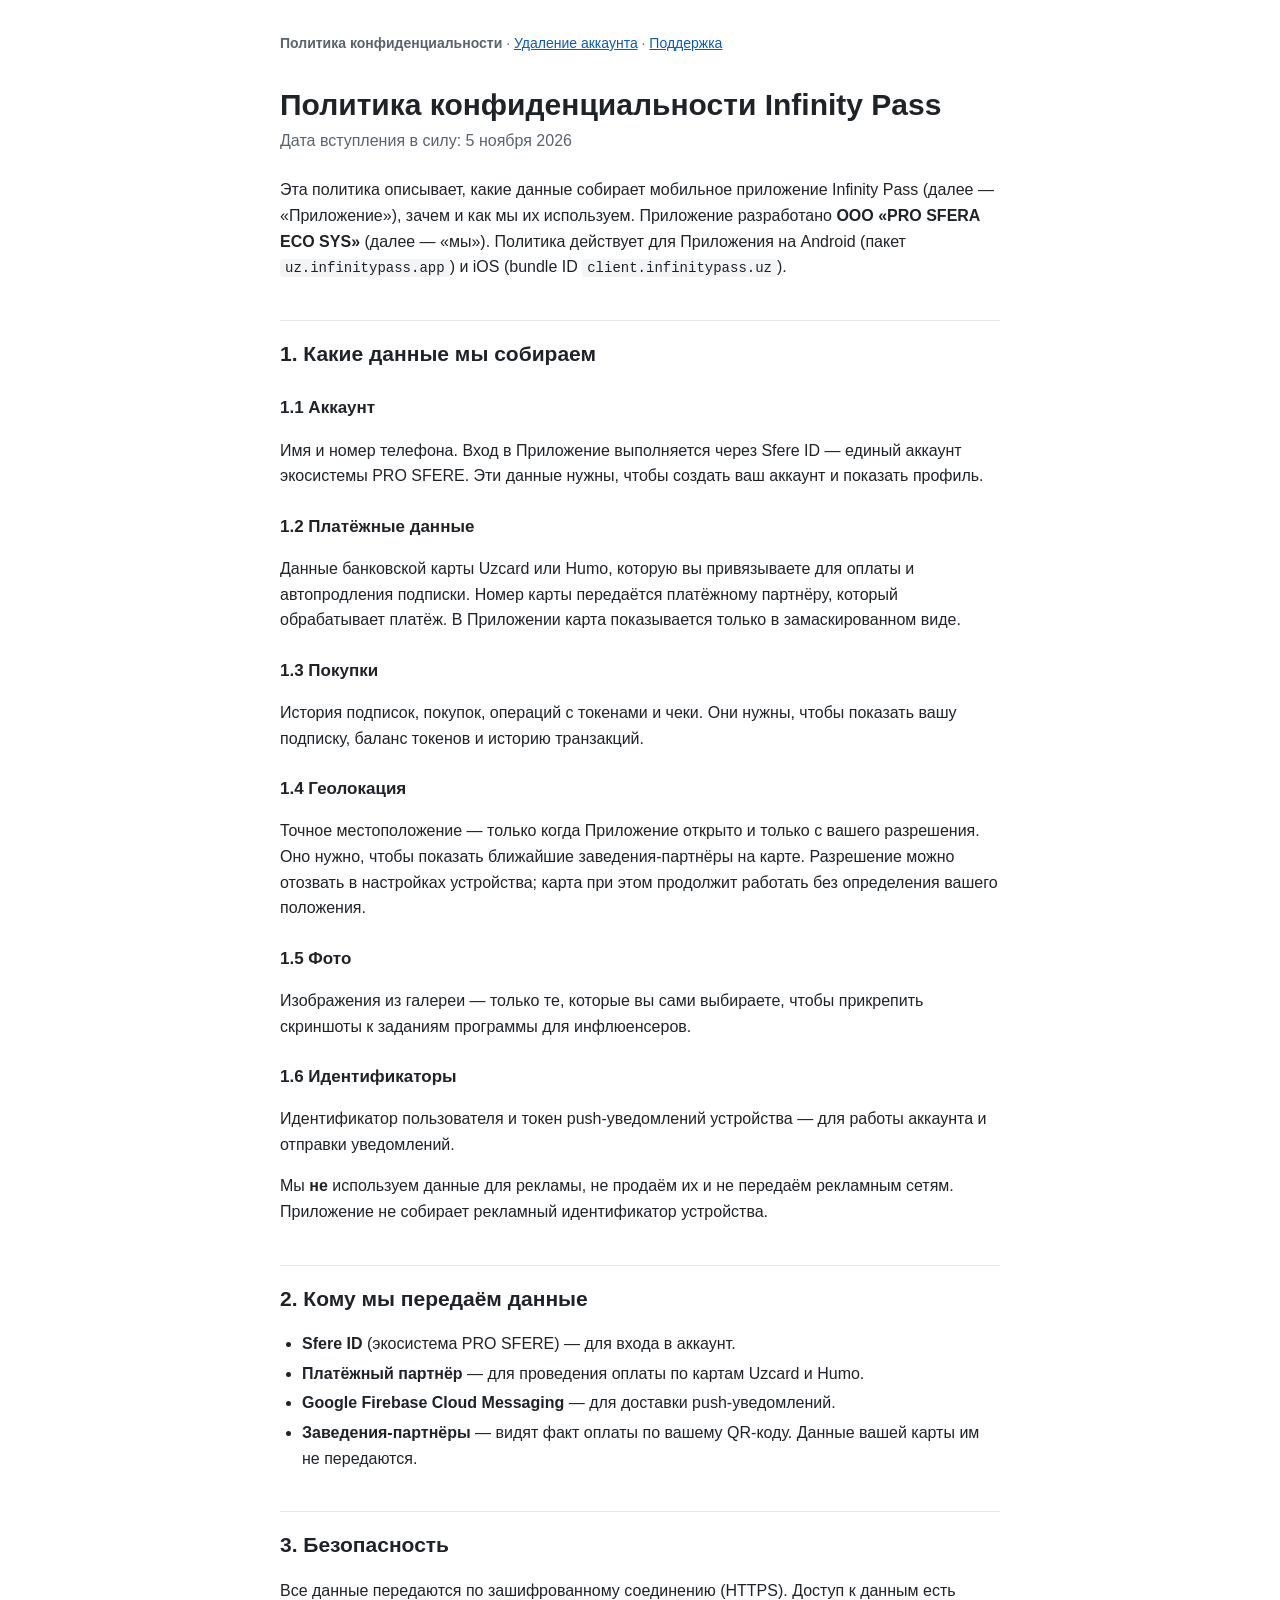
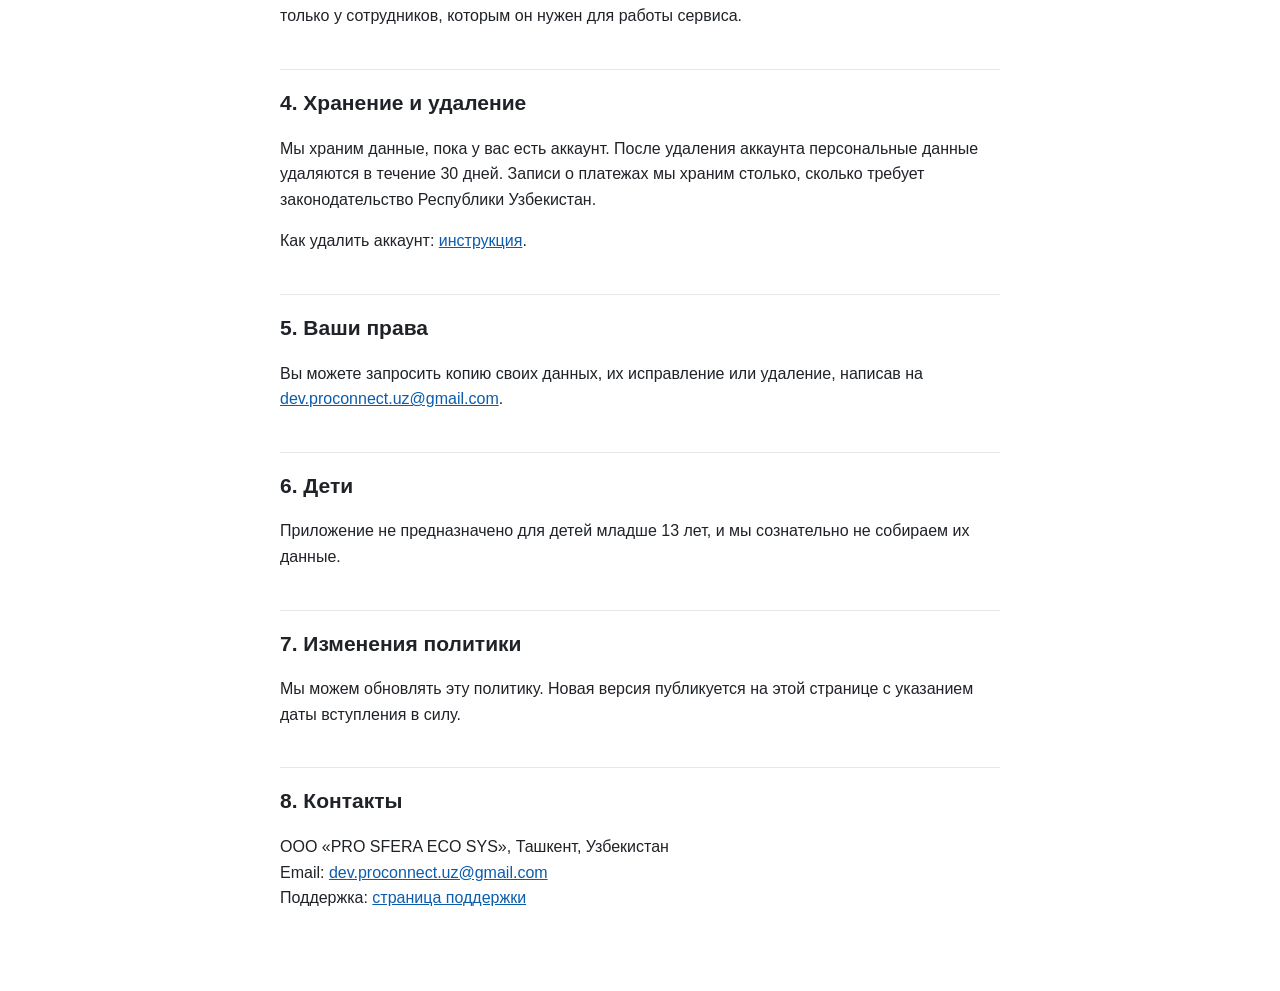
<file: index.html>
<!DOCTYPE html>
<html lang="ru">
<head>
<meta charset="utf-8">
<meta name="viewport" content="width=device-width, initial-scale=1">
<title>Infinity Pass — Политика конфиденциальности</title>
<meta name="description" content="Политика конфиденциальности мобильного приложения Infinity Pass от ООО «PRO SFERA ECO SYS».">
<link rel="stylesheet" href="style.css">
</head>
<body>
<main>
<nav class="lang"><strong>Политика конфиденциальности</strong> · <a href="delete-account/">Удаление аккаунта</a> · <a href="support/">Поддержка</a></nav>

<h1>Политика конфиденциальности Infinity Pass</h1>
<p class="meta">Дата вступления в силу: 5 ноября 2026</p>

<p>Эта политика описывает, какие данные собирает мобильное приложение Infinity Pass (далее — «Приложение»), зачем и как мы их используем. Приложение разработано <strong>ООО «PRO SFERA ECO SYS»</strong> (далее — «мы»). Политика действует для Приложения на Android (пакет <code>uz.infinitypass.app</code>) и iOS (bundle ID <code>client.infinitypass.uz</code>).</p>

<h2 id="collect">1. Какие данные мы собираем</h2>

<h3>1.1 Аккаунт</h3>
<p>Имя и номер телефона. Вход в Приложение выполняется через Sfere ID — единый аккаунт экосистемы PRO SFERE. Эти данные нужны, чтобы создать ваш аккаунт и показать профиль.</p>

<h3>1.2 Платёжные данные</h3>
<p>Данные банковской карты Uzcard или Humo, которую вы привязываете для оплаты и автопродления подписки. Номер карты передаётся платёжному партнёру, который обрабатывает платёж. В Приложении карта показывается только в замаскированном виде.</p>

<h3>1.3 Покупки</h3>
<p>История подписок, покупок, операций с токенами и чеки. Они нужны, чтобы показать вашу подписку, баланс токенов и историю транзакций.</p>

<h3>1.4 Геолокация</h3>
<p>Точное местоположение — только когда Приложение открыто и только с вашего разрешения. Оно нужно, чтобы показать ближайшие заведения-партнёры на карте. Разрешение можно отозвать в настройках устройства; карта при этом продолжит работать без определения вашего положения.</p>

<h3>1.5 Фото</h3>
<p>Изображения из галереи — только те, которые вы сами выбираете, чтобы прикрепить скриншоты к заданиям программы для инфлюенсеров.</p>

<h3>1.6 Идентификаторы</h3>
<p>Идентификатор пользователя и токен push-уведомлений устройства — для работы аккаунта и отправки уведомлений.</p>

<p>Мы <strong>не</strong> используем данные для рекламы, не продаём их и не передаём рекламным сетям. Приложение не собирает рекламный идентификатор устройства.</p>

<h2 id="share">2. Кому мы передаём данные</h2>
<ul>
<li><strong>Sfere ID</strong> (экосистема PRO SFERE) — для входа в аккаунт.</li>
<li><strong>Платёжный партнёр</strong> — для проведения оплаты по картам Uzcard и Humo.</li>
<li><strong>Google Firebase Cloud Messaging</strong> — для доставки push-уведомлений.</li>
<li><strong>Заведения-партнёры</strong> — видят факт оплаты по вашему QR-коду. Данные вашей карты им не передаются.</li>
</ul>

<h2 id="security">3. Безопасность</h2>
<p>Все данные передаются по зашифрованному соединению (HTTPS). Доступ к данным есть только у сотрудников, которым он нужен для работы сервиса.</p>

<h2 id="retention">4. Хранение и удаление</h2>
<p>Мы храним данные, пока у вас есть аккаунт. После удаления аккаунта персональные данные удаляются в течение 30 дней. Записи о платежах мы храним столько, сколько требует законодательство Республики Узбекистан.</p>
<p>Как удалить аккаунт: <a href="delete-account/">инструкция</a>.</p>

<h2 id="rights">5. Ваши права</h2>
<p>Вы можете запросить копию своих данных, их исправление или удаление, написав на <a href="mailto:dev.proconnect.uz@gmail.com">dev.proconnect.uz@gmail.com</a>.</p>

<h2 id="children">6. Дети</h2>
<p>Приложение не предназначено для детей младше 13 лет, и мы сознательно не собираем их данные.</p>

<h2 id="changes">7. Изменения политики</h2>
<p>Мы можем обновлять эту политику. Новая версия публикуется на этой странице с указанием даты вступления в силу.</p>

<h2 id="contacts">8. Контакты</h2>
<p>ООО «PRO SFERA ECO SYS», Ташкент, Узбекистан<br>
Email: <a href="mailto:dev.proconnect.uz@gmail.com">dev.proconnect.uz@gmail.com</a><br>
Поддержка: <a href="support/">страница поддержки</a></p>
</main>
</body>
</html>
</file>
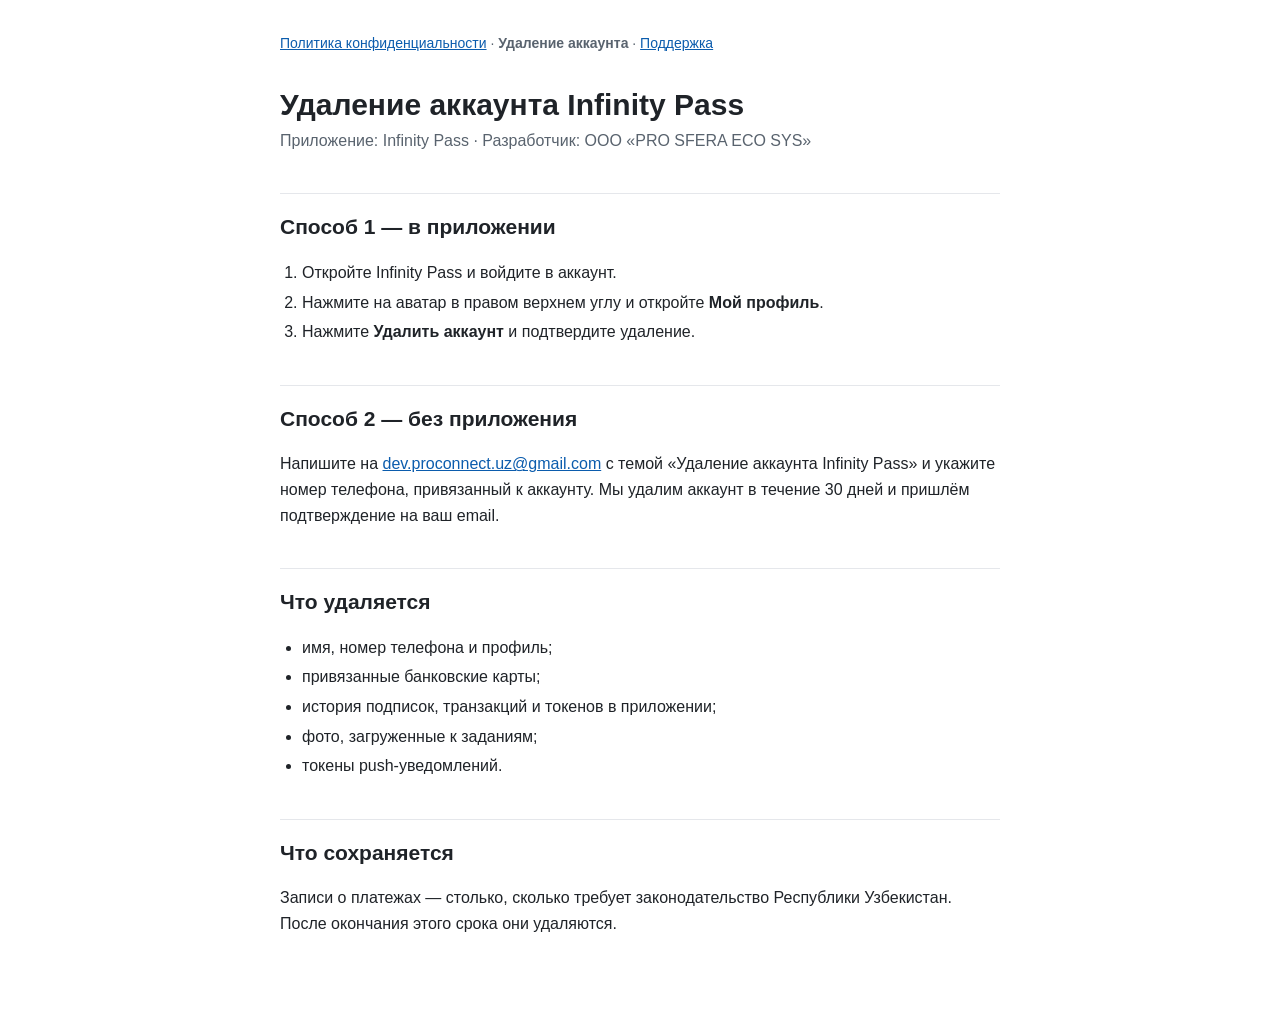
<file: delete-account/index.html>
<!DOCTYPE html>
<html lang="ru">
<head>
<meta charset="utf-8">
<meta name="viewport" content="width=device-width, initial-scale=1">
<title>Infinity Pass — Удаление аккаунта</title>
<meta name="description" content="Как удалить аккаунт Infinity Pass и связанные с ним данные.">
<link rel="stylesheet" href="../style.css">
</head>
<body>
<main>
<nav class="lang"><a href="../">Политика конфиденциальности</a> · <strong>Удаление аккаунта</strong> · <a href="../support/">Поддержка</a></nav>

<h1>Удаление аккаунта Infinity Pass</h1>
<p class="meta">Приложение: Infinity Pass · Разработчик: ООО «PRO SFERA ECO SYS»</p>

<h2 id="in-app">Способ 1 — в приложении</h2>
<ol>
<li>Откройте Infinity Pass и войдите в аккаунт.</li>
<li>Нажмите на аватар в правом верхнем углу и откройте <strong>Мой профиль</strong>.</li>
<li>Нажмите <strong>Удалить аккаунт</strong> и подтвердите удаление.</li>
</ol>

<h2 id="email">Способ 2 — без приложения</h2>
<p>Напишите на <a href="mailto:dev.proconnect.uz@gmail.com?subject=%D0%A3%D0%B4%D0%B0%D0%BB%D0%B5%D0%BD%D0%B8%D0%B5%20%D0%B0%D0%BA%D0%BA%D0%B0%D1%83%D0%BD%D1%82%D0%B0%20Infinity%20Pass">dev.proconnect.uz@gmail.com</a> с темой «Удаление аккаунта Infinity Pass» и укажите номер телефона, привязанный к аккаунту. Мы удалим аккаунт в течение 30 дней и пришлём подтверждение на ваш email.</p>

<h2 id="deleted">Что удаляется</h2>
<ul>
<li>имя, номер телефона и профиль;</li>
<li>привязанные банковские карты;</li>
<li>история подписок, транзакций и токенов в приложении;</li>
<li>фото, загруженные к заданиям;</li>
<li>токены push-уведомлений.</li>
</ul>

<h2 id="kept">Что сохраняется</h2>
<p>Записи о платежах — столько, сколько требует законодательство Республики Узбекистан. После окончания этого срока они удаляются.</p>
</main>
</body>
</html>
</file>
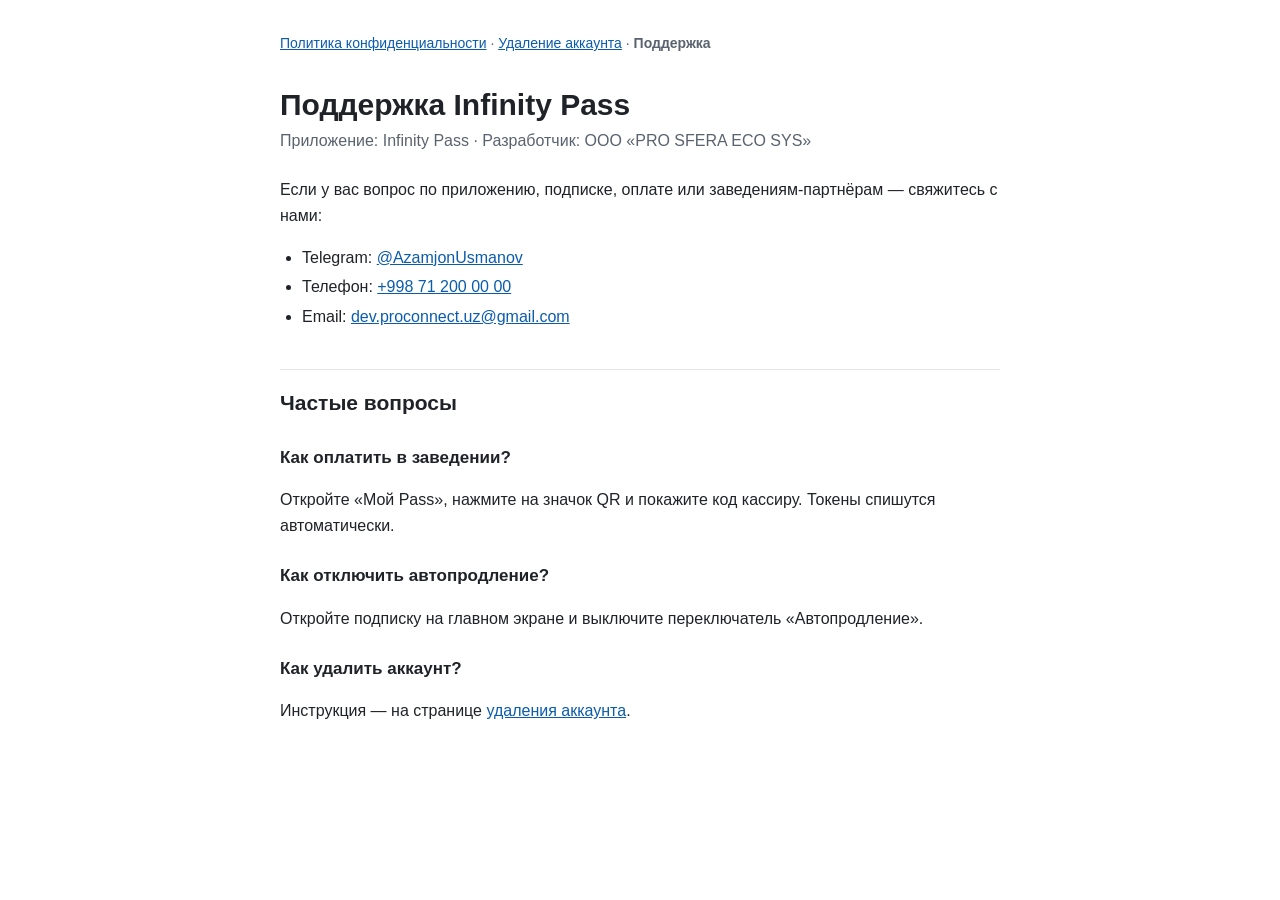
<file: support/index.html>
<!DOCTYPE html>
<html lang="ru">
<head>
<meta charset="utf-8">
<meta name="viewport" content="width=device-width, initial-scale=1">
<title>Infinity Pass — Поддержка</title>
<meta name="description" content="Поддержка пользователей приложения Infinity Pass.">
<link rel="stylesheet" href="../style.css">
</head>
<body>
<main>
<nav class="lang"><a href="../">Политика конфиденциальности</a> · <a href="../delete-account/">Удаление аккаунта</a> · <strong>Поддержка</strong></nav>

<h1>Поддержка Infinity Pass</h1>
<p class="meta">Приложение: Infinity Pass · Разработчик: ООО «PRO SFERA ECO SYS»</p>

<p>Если у вас вопрос по приложению, подписке, оплате или заведениям-партнёрам — свяжитесь с нами:</p>
<ul>
<li>Telegram: <a href="https://t.me/AzamjonUsmanov">@AzamjonUsmanov</a></li>
<li>Телефон: <a href="tel:+998712000000">+998 71 200 00 00</a></li>
<li>Email: <a href="mailto:dev.proconnect.uz@gmail.com">dev.proconnect.uz@gmail.com</a></li>
</ul>

<h2 id="faq">Частые вопросы</h2>

<h3>Как оплатить в заведении?</h3>
<p>Откройте «Мой Pass», нажмите на значок QR и покажите код кассиру. Токены спишутся автоматически.</p>

<h3>Как отключить автопродление?</h3>
<p>Откройте подписку на главном экране и выключите переключатель «Автопродление».</p>

<h3>Как удалить аккаунт?</h3>
<p>Инструкция — на странице <a href="../delete-account/">удаления аккаунта</a>.</p>
</main>
</body>
</html>
</file>
<file: style.css>
:root {
  color-scheme: light;
  --text: #1f2328;
  --muted: #59636e;
  --line: #e5e7eb;
  --link: #0b5cad;
}

* { box-sizing: border-box; }

body {
  margin: 0;
  background: #fff;
  color: var(--text);
  font: 16px/1.6 -apple-system, BlinkMacSystemFont, "Segoe UI", Roboto, "Helvetica Neue", Arial, sans-serif;
}

main {
  max-width: 760px;
  margin: 0 auto;
  padding: 32px 20px 64px;
}

.lang {
  font-size: 14px;
  color: var(--muted);
  margin-bottom: 32px;
}

h1 { font-size: 30px; line-height: 1.25; margin: 0 0 4px; }
h2 { font-size: 21px; margin: 40px 0 8px; padding-top: 16px; border-top: 1px solid var(--line); }
h3 { font-size: 17px; margin: 24px 0 4px; }

.meta { color: var(--muted); margin: 0 0 24px; }

a { color: var(--link); }

code {
  font: 14px ui-monospace, SFMono-Regular, Menlo, monospace;
  background: #f3f4f6;
  padding: 1px 5px;
  border-radius: 4px;
}

ul, ol { padding-left: 22px; }
li { margin: 4px 0; }
</file>
